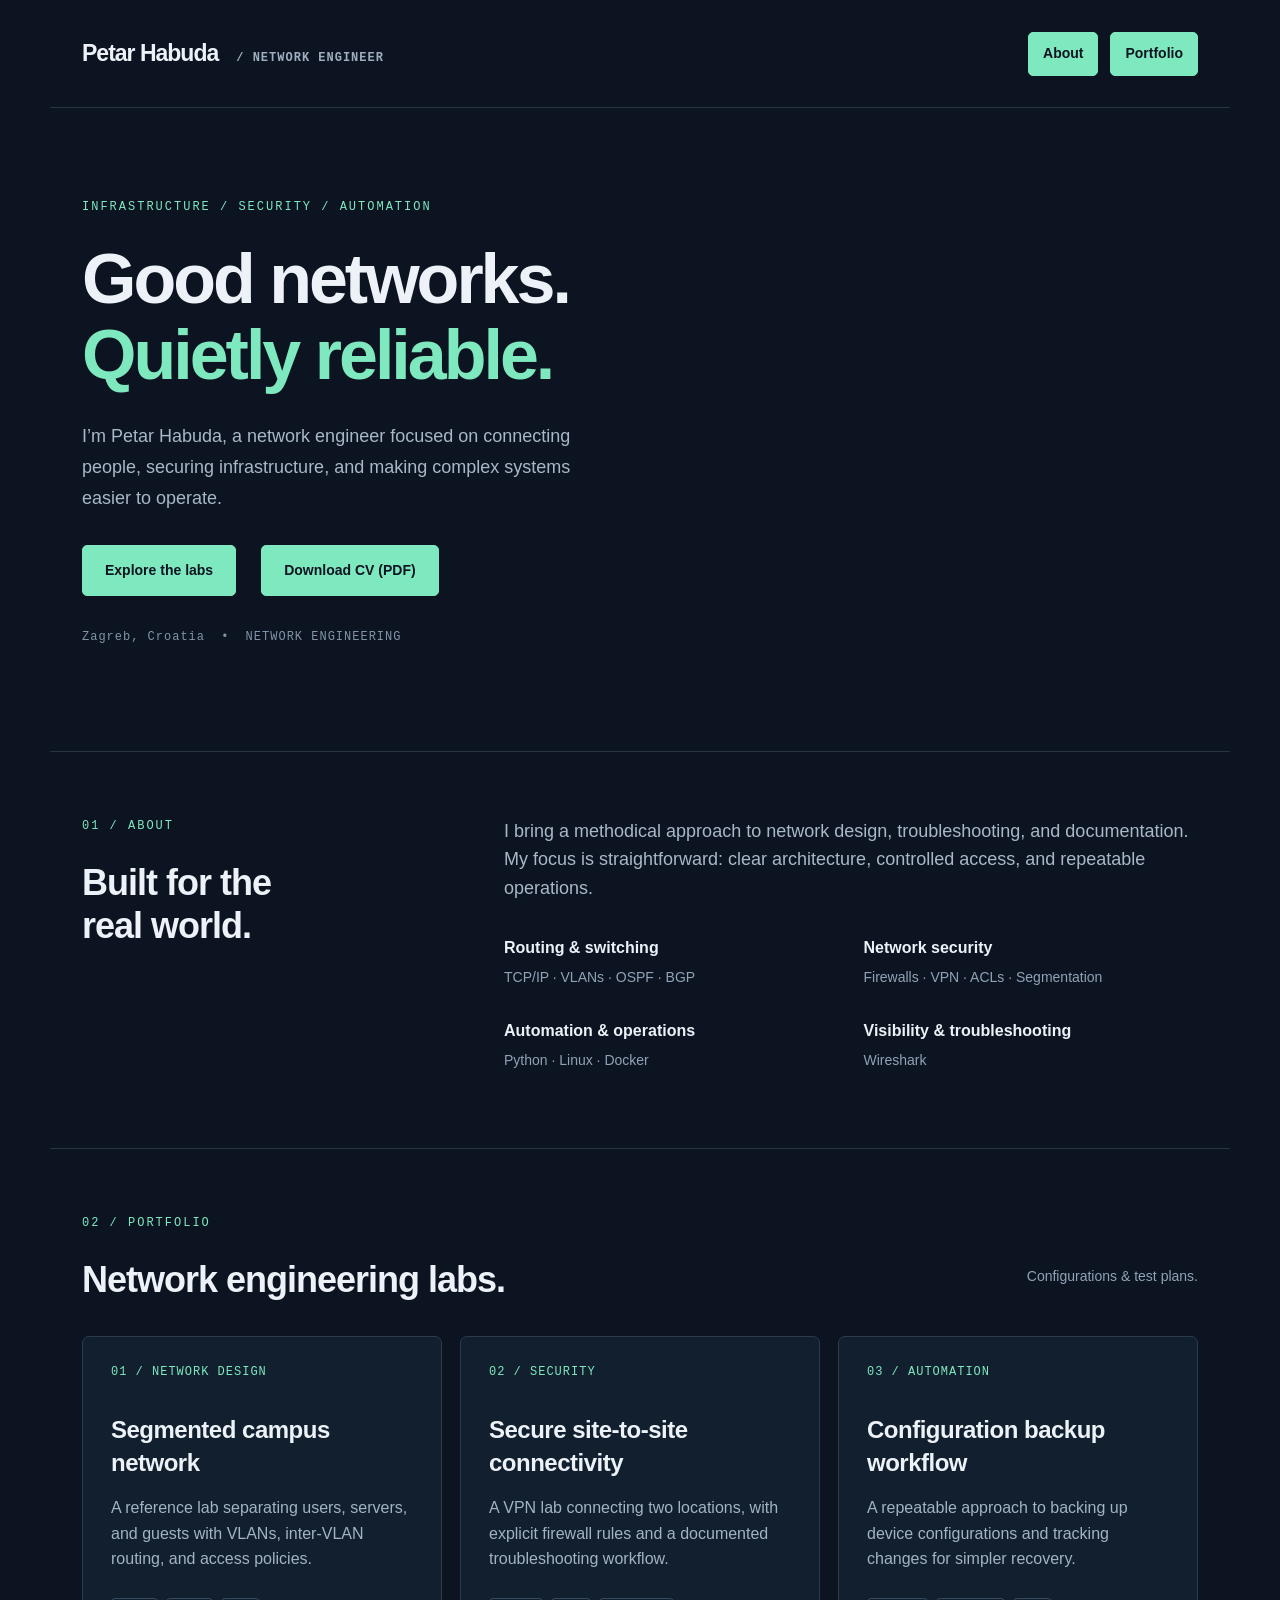
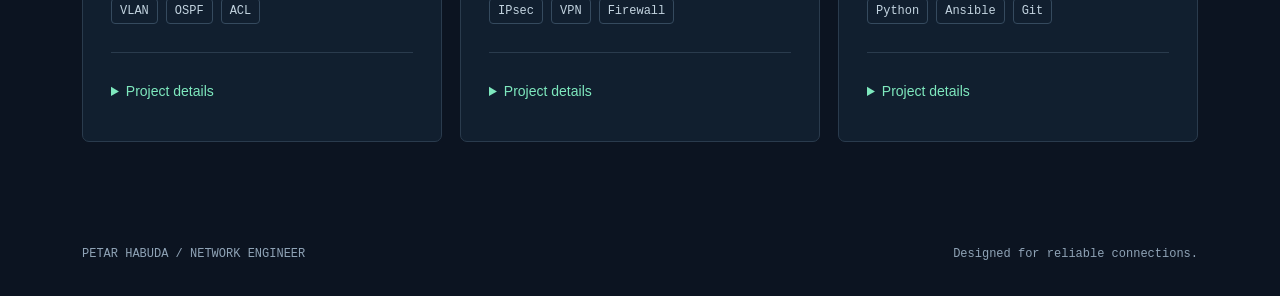
<file: index.html>
<!DOCTYPE html>
<html lang="en"><head><meta charset="utf-8"><meta name="viewport" content="width=device-width,initial-scale=1"><title>Petar Habuda — Network Engineer</title><meta name="description" content="Network engineer portfolio: infrastructure, security, automation and selected projects."><link rel="icon" type="image/svg+xml" href="data:image/svg+xml,%3Csvg xmlns='http://www.w3.org/2000/svg' viewBox='0 0 32 32'%3E%3Crect width='32' height='32' rx='8' fill='%230c1421'/%3E%3Cpath d='M8 9h16v5H8zm0 9h16v5H8z' fill='%237ee8be'/%3E%3C/svg%3E"><link rel="stylesheet" href="style.css"></head>
<body><header class="wrap"><a class="brand" href="#">Petar Habuda<span>/ NETWORK ENGINEER</span></a><nav aria-label="Main navigation"><a class="button" href="#about">About</a><a class="button" href="#projects">Portfolio</a></nav></header>
<main><section class="hero wrap"><div><p class="eyebrow">INFRASTRUCTURE / SECURITY / AUTOMATION</p><h1>Good networks.<br><em>Quietly reliable.</em></h1><p class="intro">I’m Petar Habuda, a network engineer focused on connecting people, securing infrastructure, and making complex systems easier to operate.</p><div class="actions"><a class="button" href="#projects">Explore the labs</a><a class="button" href="./assets/Petar Habuda - CV-English.pdf" download="Petar Habuda - CV-English.pdf">Download CV (PDF)</a></div><p class="small">Zagreb, Croatia <span>•</span> NETWORK ENGINEERING</p></div></section>
<section id="about" class="wrap about"><div><p class="eyebrow">01 / ABOUT</p><h2>Built for the<br>real world.</h2></div><div><p class="body-copy">I bring a methodical approach to network design, troubleshooting, and documentation. My focus is straightforward: clear architecture, controlled access, and repeatable operations.</p><div class="skills"><div><h3>Routing & switching</h3><p>TCP/IP · VLANs · OSPF · BGP</p></div><div><h3>Network security</h3><p>Firewalls · VPN · ACLs · Segmentation</p></div><div><h3>Automation & operations</h3><p>Python · Linux · Docker</p></div><div><h3>Visibility & troubleshooting</h3><p>Wireshark</p></div></div></div></section>
<section id="projects" class="wrap projects"><div class="section-heading"><div><p class="eyebrow">02 / PORTFOLIO</p><h2>Network engineering labs.</h2></div><p>Configurations & test plans.</p></div><div class="cards"><article><span class="project-number">01 / NETWORK DESIGN</span><h3>Segmented campus network</h3><p>A reference lab separating users, servers, and guests with VLANs, inter-VLAN routing, and access policies.</p><div class="tags"><span>VLAN</span><span>OSPF</span><span>ACL</span></div><details><summary>Project details</summary><p>Includes CORE, ACCESS, and EDGE configurations, an IP plan, segmentation policy, OSPF checks, and a link failure test.</p><p><a class="text-link" href="campus.html">Read lab guide</a> · <a class="text-link" href="assets/network-labs.zip" download>Download labs</a></p></details></article><article><span class="project-number">02 / SECURITY</span><h3>Secure site-to-site connectivity</h3><p>A VPN lab connecting two locations, with explicit firewall rules and a documented troubleshooting workflow.</p><div class="tags"><span>IPsec</span><span>VPN</span><span>Firewall</span></div><details><summary>Project details</summary><p>Includes strongSwan gateway configurations, an IP plan, IPsec forwarding rules, and encryption and failure checks.</p><p><a class="text-link" href="vpn.html">Read lab guide</a> · <a class="text-link" href="assets/network-labs.zip" download>Download labs</a></p></details></article><article><span class="project-number">03 / AUTOMATION</span><h3>Configuration backup workflow</h3><p>A repeatable approach to backing up device configurations and tracking changes for simpler recovery.</p><div class="tags"><span>Python</span><span>Ansible</span><span>Git</span></div><details><summary>Project details</summary><p>Includes a Python backup tool, SSH inventory, checksum verification, scheduling instructions, and a restore drill.</p><p><a class="text-link" href="automation.html">Read lab guide</a> · <a class="text-link" href="assets/network-labs.zip" download>Download labs</a></p></details></article></div></section>
</main><footer class="wrap"><span>PETAR HABUDA / NETWORK ENGINEER</span><span>Designed for reliable connections.</span></footer></body></html>
</file>
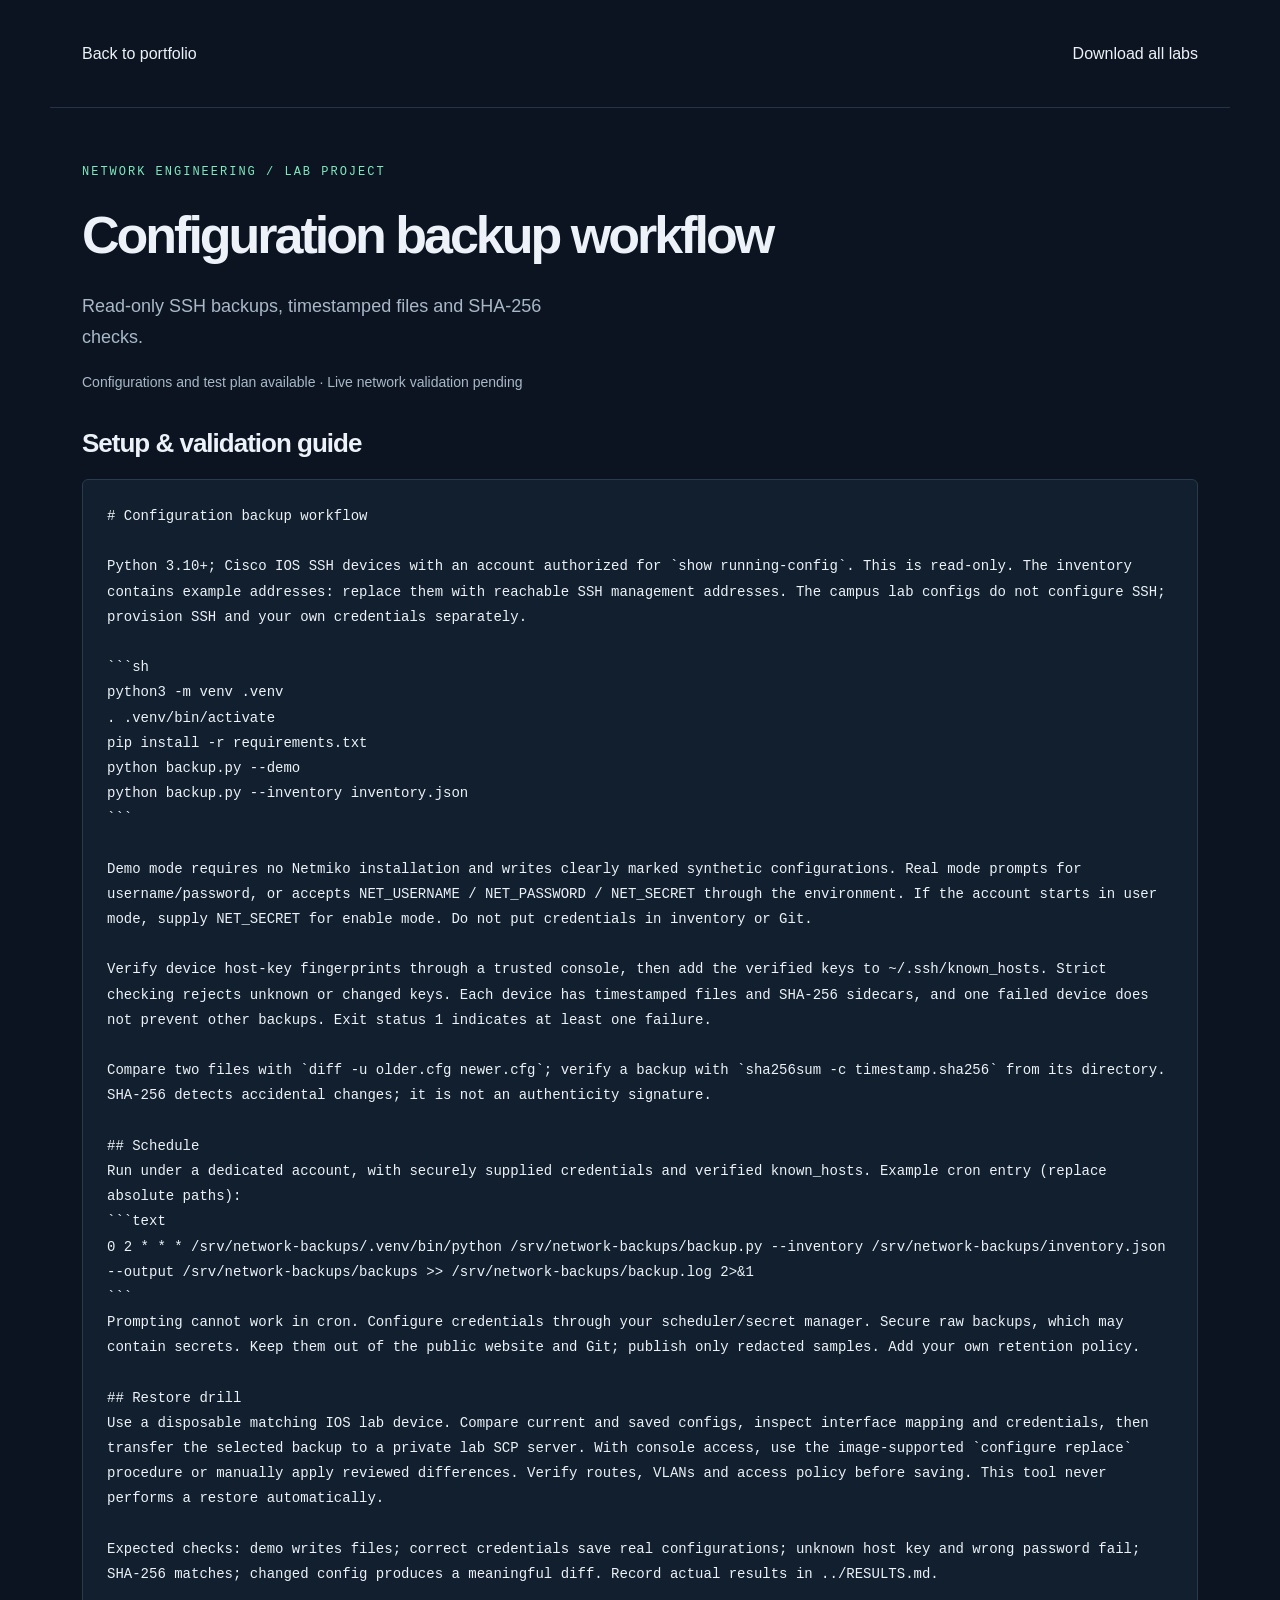
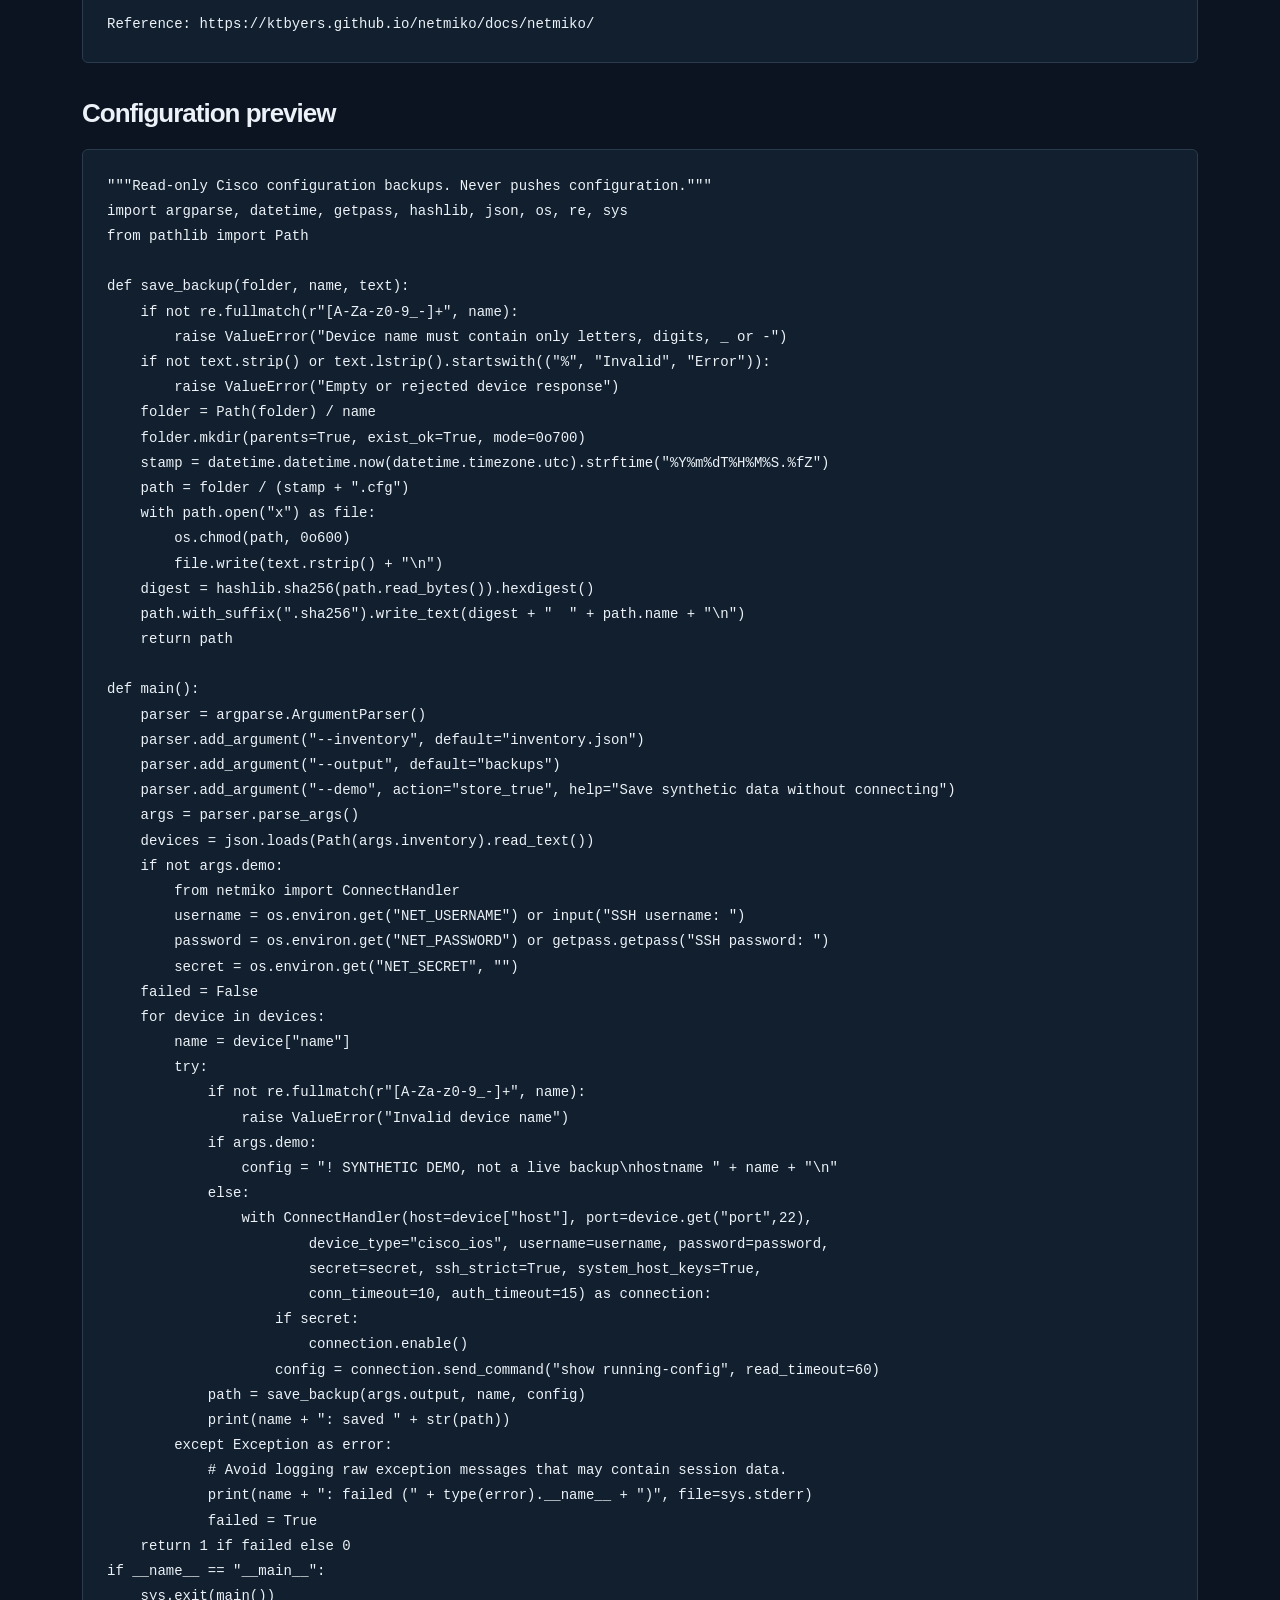
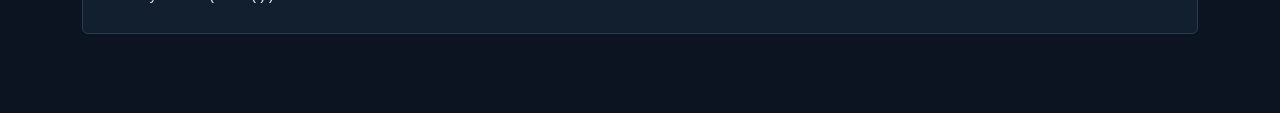
<file: automation.html>
<!doctype html><html lang="en"><head><meta charset="utf-8"><meta name="viewport" content="width=device-width,initial-scale=1"><title>Configuration backup workflow — Network Engineering Lab</title><link rel="stylesheet" href="style.css"></head><body><header class="wrap"><a href="index.html#projects">Back to portfolio</a><a href="assets/network-labs.zip" download>Download all labs</a></header><main class="wrap lab-page"><p class="eyebrow">NETWORK ENGINEERING / LAB PROJECT</p><h1>Configuration backup workflow</h1><p class="intro">Read-only SSH backups, timestamped files and SHA-256 checks.</p><p class="lab-status">Configurations and test plan available · Live network validation pending</p><h2>Setup & validation guide</h2><pre># Configuration backup workflow

Python 3.10+; Cisco IOS SSH devices with an account authorized for `show running-config`. This is read-only. The inventory contains example addresses: replace them with reachable SSH management addresses. The campus lab configs do not configure SSH; provision SSH and your own credentials separately.

```sh
python3 -m venv .venv
. .venv/bin/activate
pip install -r requirements.txt
python backup.py --demo
python backup.py --inventory inventory.json
```

Demo mode requires no Netmiko installation and writes clearly marked synthetic configurations. Real mode prompts for username/password, or accepts NET_USERNAME / NET_PASSWORD / NET_SECRET through the environment. If the account starts in user mode, supply NET_SECRET for enable mode. Do not put credentials in inventory or Git.

Verify device host-key fingerprints through a trusted console, then add the verified keys to ~/.ssh/known_hosts. Strict checking rejects unknown or changed keys. Each device has timestamped files and SHA-256 sidecars, and one failed device does not prevent other backups. Exit status 1 indicates at least one failure.

Compare two files with `diff -u older.cfg newer.cfg`; verify a backup with `sha256sum -c timestamp.sha256` from its directory. SHA-256 detects accidental changes; it is not an authenticity signature.

## Schedule
Run under a dedicated account, with securely supplied credentials and verified known_hosts. Example cron entry (replace absolute paths):
```text
0 2 * * * /srv/network-backups/.venv/bin/python /srv/network-backups/backup.py --inventory /srv/network-backups/inventory.json --output /srv/network-backups/backups &gt;&gt; /srv/network-backups/backup.log 2&gt;&amp;1
```
Prompting cannot work in cron. Configure credentials through your scheduler/secret manager. Secure raw backups, which may contain secrets. Keep them out of the public website and Git; publish only redacted samples. Add your own retention policy.

## Restore drill
Use a disposable matching IOS lab device. Compare current and saved configs, inspect interface mapping and credentials, then transfer the selected backup to a private lab SCP server. With console access, use the image-supported `configure replace` procedure or manually apply reviewed differences. Verify routes, VLANs and access policy before saving. This tool never performs a restore automatically.

Expected checks: demo writes files; correct credentials save real configurations; unknown host key and wrong password fail; SHA-256 matches; changed config produces a meaningful diff. Record actual results in ../RESULTS.md.

Reference: https://ktbyers.github.io/netmiko/docs/netmiko/
</pre><h2>Configuration preview</h2><pre>&quot;&quot;&quot;Read-only Cisco configuration backups. Never pushes configuration.&quot;&quot;&quot;
import argparse, datetime, getpass, hashlib, json, os, re, sys
from pathlib import Path

def save_backup(folder, name, text):
    if not re.fullmatch(r&quot;[A-Za-z0-9_-]+&quot;, name):
        raise ValueError(&quot;Device name must contain only letters, digits, _ or -&quot;)
    if not text.strip() or text.lstrip().startswith((&quot;%&quot;, &quot;Invalid&quot;, &quot;Error&quot;)):
        raise ValueError(&quot;Empty or rejected device response&quot;)
    folder = Path(folder) / name
    folder.mkdir(parents=True, exist_ok=True, mode=0o700)
    stamp = datetime.datetime.now(datetime.timezone.utc).strftime(&quot;%Y%m%dT%H%M%S.%fZ&quot;)
    path = folder / (stamp + &quot;.cfg&quot;)
    with path.open(&quot;x&quot;) as file:
        os.chmod(path, 0o600)
        file.write(text.rstrip() + &quot;\n&quot;)
    digest = hashlib.sha256(path.read_bytes()).hexdigest()
    path.with_suffix(&quot;.sha256&quot;).write_text(digest + &quot;  &quot; + path.name + &quot;\n&quot;)
    return path

def main():
    parser = argparse.ArgumentParser()
    parser.add_argument(&quot;--inventory&quot;, default=&quot;inventory.json&quot;)
    parser.add_argument(&quot;--output&quot;, default=&quot;backups&quot;)
    parser.add_argument(&quot;--demo&quot;, action=&quot;store_true&quot;, help=&quot;Save synthetic data without connecting&quot;)
    args = parser.parse_args()
    devices = json.loads(Path(args.inventory).read_text())
    if not args.demo:
        from netmiko import ConnectHandler
        username = os.environ.get(&quot;NET_USERNAME&quot;) or input(&quot;SSH username: &quot;)
        password = os.environ.get(&quot;NET_PASSWORD&quot;) or getpass.getpass(&quot;SSH password: &quot;)
        secret = os.environ.get(&quot;NET_SECRET&quot;, &quot;&quot;)
    failed = False
    for device in devices:
        name = device[&quot;name&quot;]
        try:
            if not re.fullmatch(r&quot;[A-Za-z0-9_-]+&quot;, name):
                raise ValueError(&quot;Invalid device name&quot;)
            if args.demo:
                config = &quot;! SYNTHETIC DEMO, not a live backup\nhostname &quot; + name + &quot;\n&quot;
            else:
                with ConnectHandler(host=device[&quot;host&quot;], port=device.get(&quot;port&quot;,22),
                        device_type=&quot;cisco_ios&quot;, username=username, password=password,
                        secret=secret, ssh_strict=True, system_host_keys=True,
                        conn_timeout=10, auth_timeout=15) as connection:
                    if secret:
                        connection.enable()
                    config = connection.send_command(&quot;show running-config&quot;, read_timeout=60)
            path = save_backup(args.output, name, config)
            print(name + &quot;: saved &quot; + str(path))
        except Exception as error:
            # Avoid logging raw exception messages that may contain session data.
            print(name + &quot;: failed (&quot; + type(error).__name__ + &quot;)&quot;, file=sys.stderr)
            failed = True
    return 1 if failed else 0
if __name__ == &quot;__main__&quot;:
    sys.exit(main())
</pre></main></body></html>
</file>
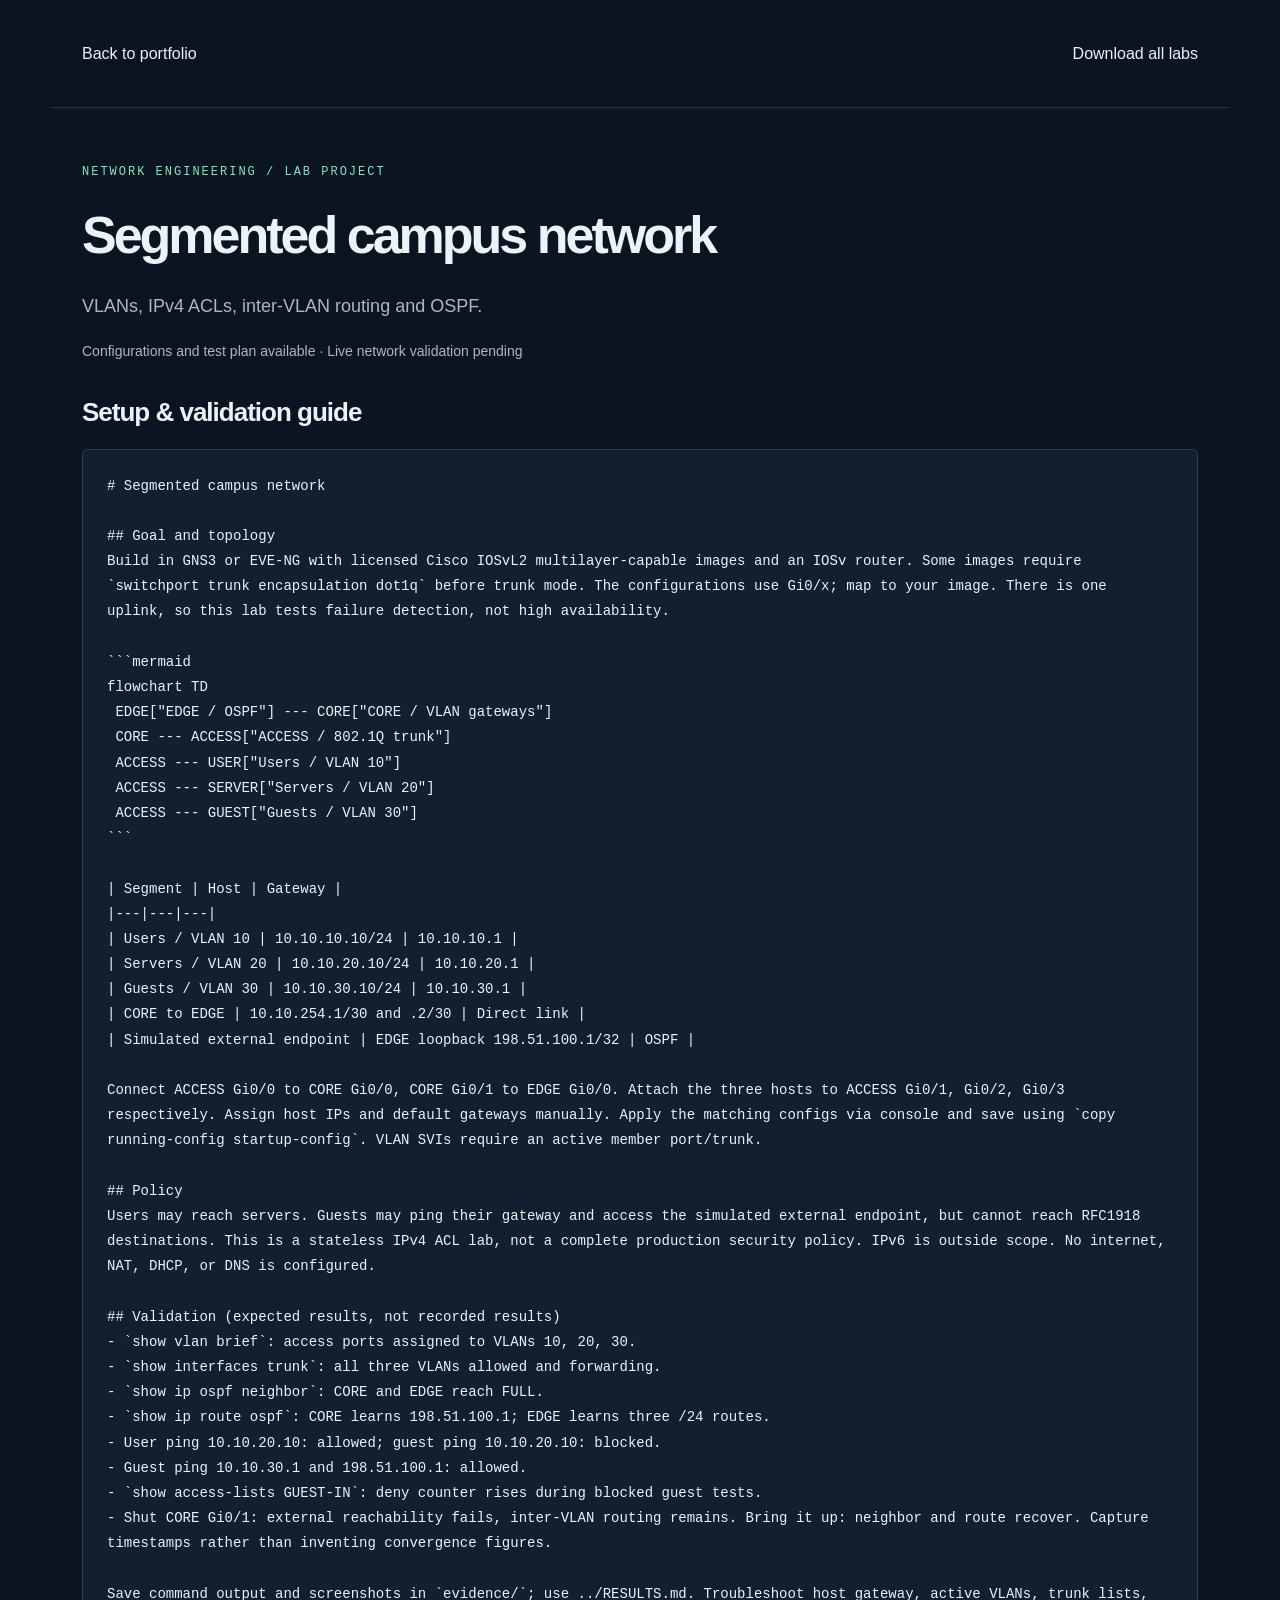
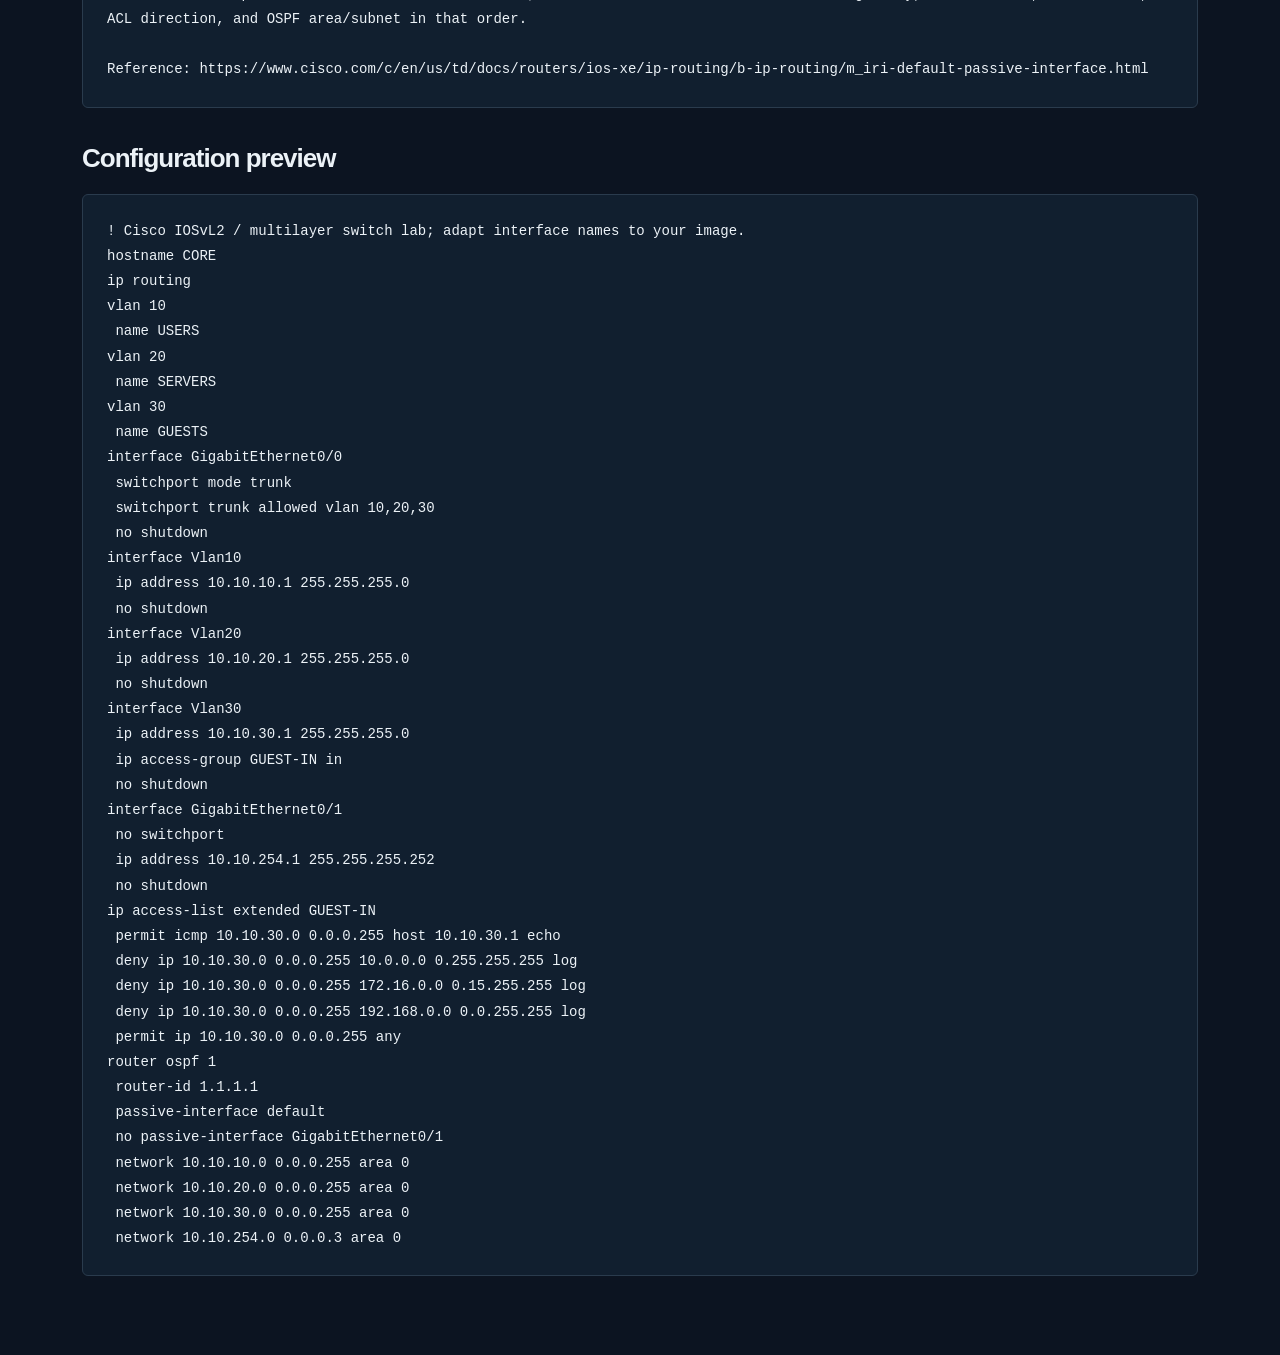
<file: campus.html>
<!doctype html><html lang="en"><head><meta charset="utf-8"><meta name="viewport" content="width=device-width,initial-scale=1"><title>Segmented campus network — Network Engineering Lab</title><link rel="stylesheet" href="style.css"></head><body><header class="wrap"><a href="index.html#projects">Back to portfolio</a><a href="assets/network-labs.zip" download>Download all labs</a></header><main class="wrap lab-page"><p class="eyebrow">NETWORK ENGINEERING / LAB PROJECT</p><h1>Segmented campus network</h1><p class="intro">VLANs, IPv4 ACLs, inter-VLAN routing and OSPF.</p><p class="lab-status">Configurations and test plan available · Live network validation pending</p><h2>Setup & validation guide</h2><pre># Segmented campus network

## Goal and topology
Build in GNS3 or EVE-NG with licensed Cisco IOSvL2 multilayer-capable images and an IOSv router. Some images require `switchport trunk encapsulation dot1q` before trunk mode. The configurations use Gi0/x; map to your image. There is one uplink, so this lab tests failure detection, not high availability.

```mermaid
flowchart TD
 EDGE[&quot;EDGE / OSPF&quot;] --- CORE[&quot;CORE / VLAN gateways&quot;]
 CORE --- ACCESS[&quot;ACCESS / 802.1Q trunk&quot;]
 ACCESS --- USER[&quot;Users / VLAN 10&quot;]
 ACCESS --- SERVER[&quot;Servers / VLAN 20&quot;]
 ACCESS --- GUEST[&quot;Guests / VLAN 30&quot;]
```

| Segment | Host | Gateway |
|---|---|---|
| Users / VLAN 10 | 10.10.10.10/24 | 10.10.10.1 |
| Servers / VLAN 20 | 10.10.20.10/24 | 10.10.20.1 |
| Guests / VLAN 30 | 10.10.30.10/24 | 10.10.30.1 |
| CORE to EDGE | 10.10.254.1/30 and .2/30 | Direct link |
| Simulated external endpoint | EDGE loopback 198.51.100.1/32 | OSPF |

Connect ACCESS Gi0/0 to CORE Gi0/0, CORE Gi0/1 to EDGE Gi0/0. Attach the three hosts to ACCESS Gi0/1, Gi0/2, Gi0/3 respectively. Assign host IPs and default gateways manually. Apply the matching configs via console and save using `copy running-config startup-config`. VLAN SVIs require an active member port/trunk.

## Policy
Users may reach servers. Guests may ping their gateway and access the simulated external endpoint, but cannot reach RFC1918 destinations. This is a stateless IPv4 ACL lab, not a complete production security policy. IPv6 is outside scope. No internet, NAT, DHCP, or DNS is configured.

## Validation (expected results, not recorded results)
- `show vlan brief`: access ports assigned to VLANs 10, 20, 30.
- `show interfaces trunk`: all three VLANs allowed and forwarding.
- `show ip ospf neighbor`: CORE and EDGE reach FULL.
- `show ip route ospf`: CORE learns 198.51.100.1; EDGE learns three /24 routes.
- User ping 10.10.20.10: allowed; guest ping 10.10.20.10: blocked.
- Guest ping 10.10.30.1 and 198.51.100.1: allowed.
- `show access-lists GUEST-IN`: deny counter rises during blocked guest tests.
- Shut CORE Gi0/1: external reachability fails, inter-VLAN routing remains. Bring it up: neighbor and route recover. Capture timestamps rather than inventing convergence figures.

Save command output and screenshots in `evidence/`; use ../RESULTS.md. Troubleshoot host gateway, active VLANs, trunk lists, ACL direction, and OSPF area/subnet in that order.

Reference: https://www.cisco.com/c/en/us/td/docs/routers/ios-xe/ip-routing/b-ip-routing/m_iri-default-passive-interface.html
</pre><h2>Configuration preview</h2><pre>! Cisco IOSvL2 / multilayer switch lab; adapt interface names to your image.
hostname CORE
ip routing
vlan 10
 name USERS
vlan 20
 name SERVERS
vlan 30
 name GUESTS
interface GigabitEthernet0/0
 switchport mode trunk
 switchport trunk allowed vlan 10,20,30
 no shutdown
interface Vlan10
 ip address 10.10.10.1 255.255.255.0
 no shutdown
interface Vlan20
 ip address 10.10.20.1 255.255.255.0
 no shutdown
interface Vlan30
 ip address 10.10.30.1 255.255.255.0
 ip access-group GUEST-IN in
 no shutdown
interface GigabitEthernet0/1
 no switchport
 ip address 10.10.254.1 255.255.255.252
 no shutdown
ip access-list extended GUEST-IN
 permit icmp 10.10.30.0 0.0.0.255 host 10.10.30.1 echo
 deny ip 10.10.30.0 0.0.0.255 10.0.0.0 0.255.255.255 log
 deny ip 10.10.30.0 0.0.0.255 172.16.0.0 0.15.255.255 log
 deny ip 10.10.30.0 0.0.0.255 192.168.0.0 0.0.255.255 log
 permit ip 10.10.30.0 0.0.0.255 any
router ospf 1
 router-id 1.1.1.1
 passive-interface default
 no passive-interface GigabitEthernet0/1
 network 10.10.10.0 0.0.0.255 area 0
 network 10.10.20.0 0.0.0.255 area 0
 network 10.10.30.0 0.0.0.255 area 0
 network 10.10.254.0 0.0.0.3 area 0
</pre></main></body></html>
</file>
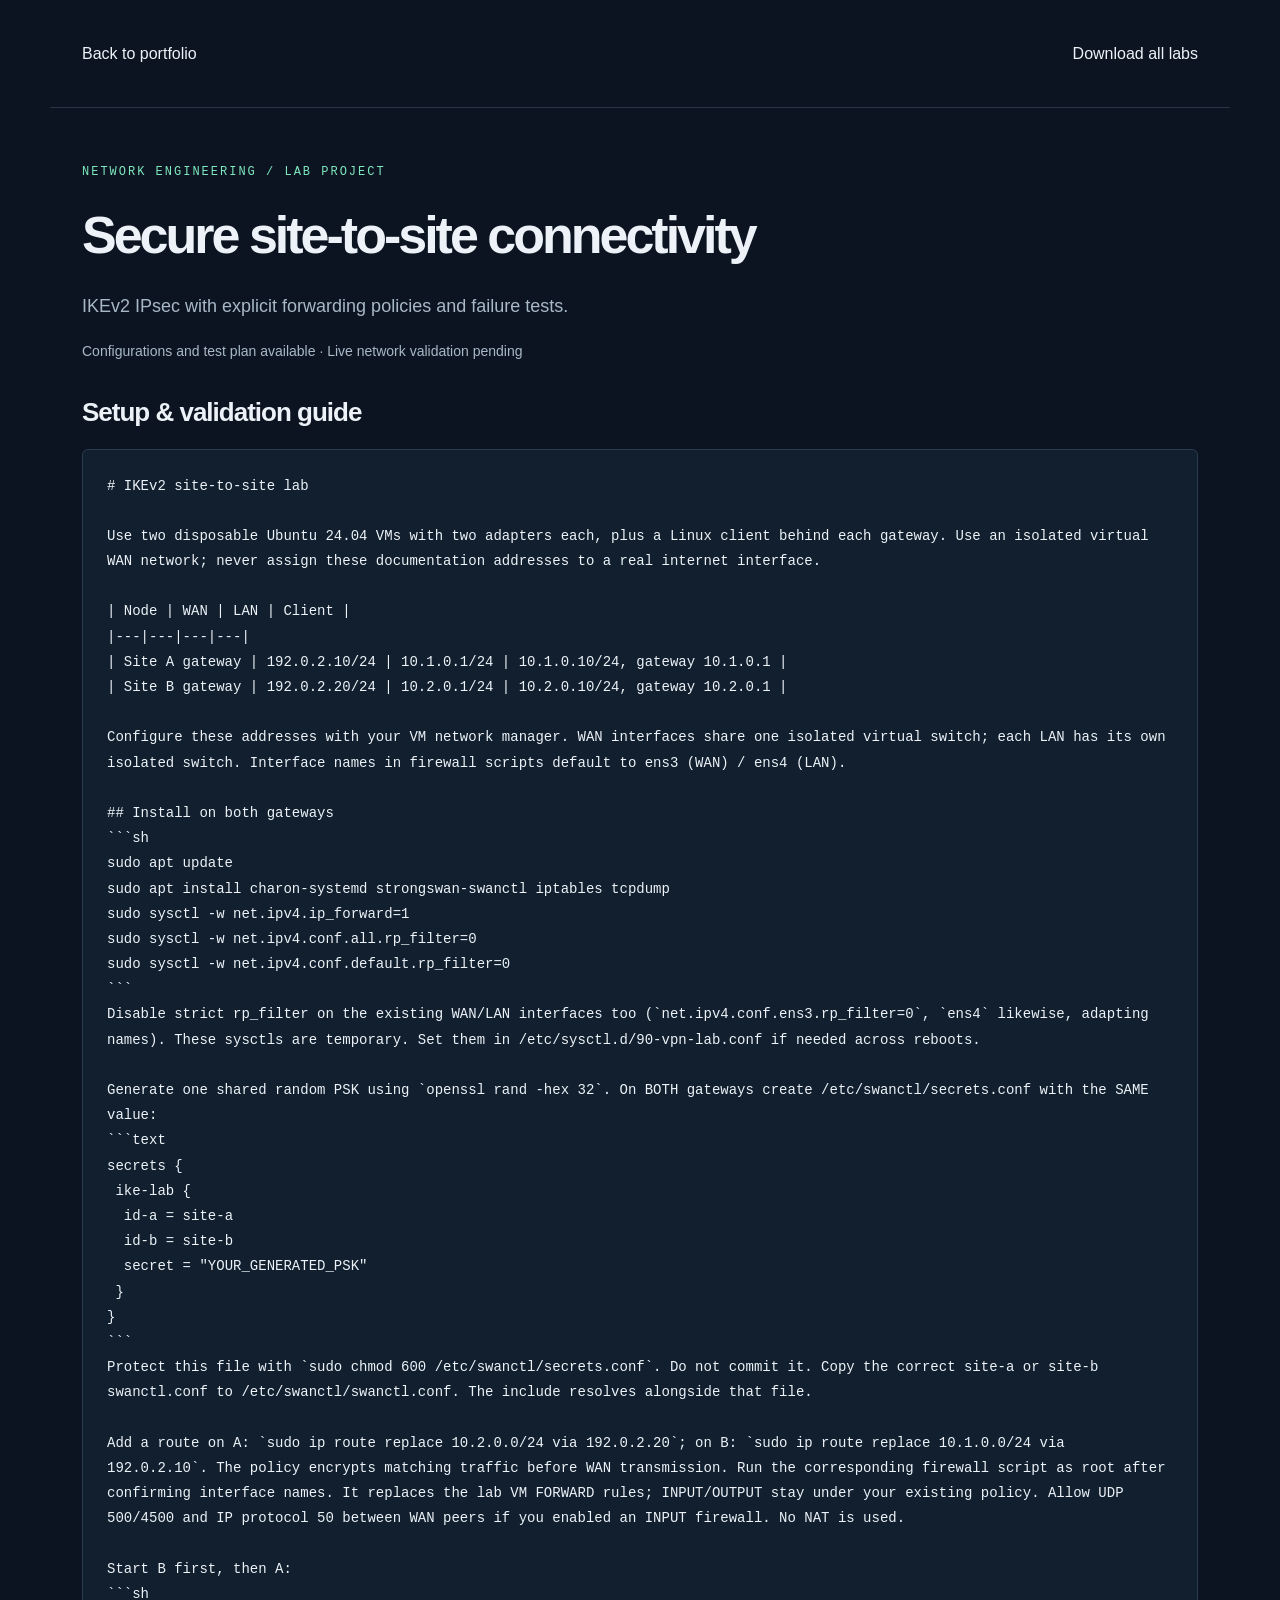
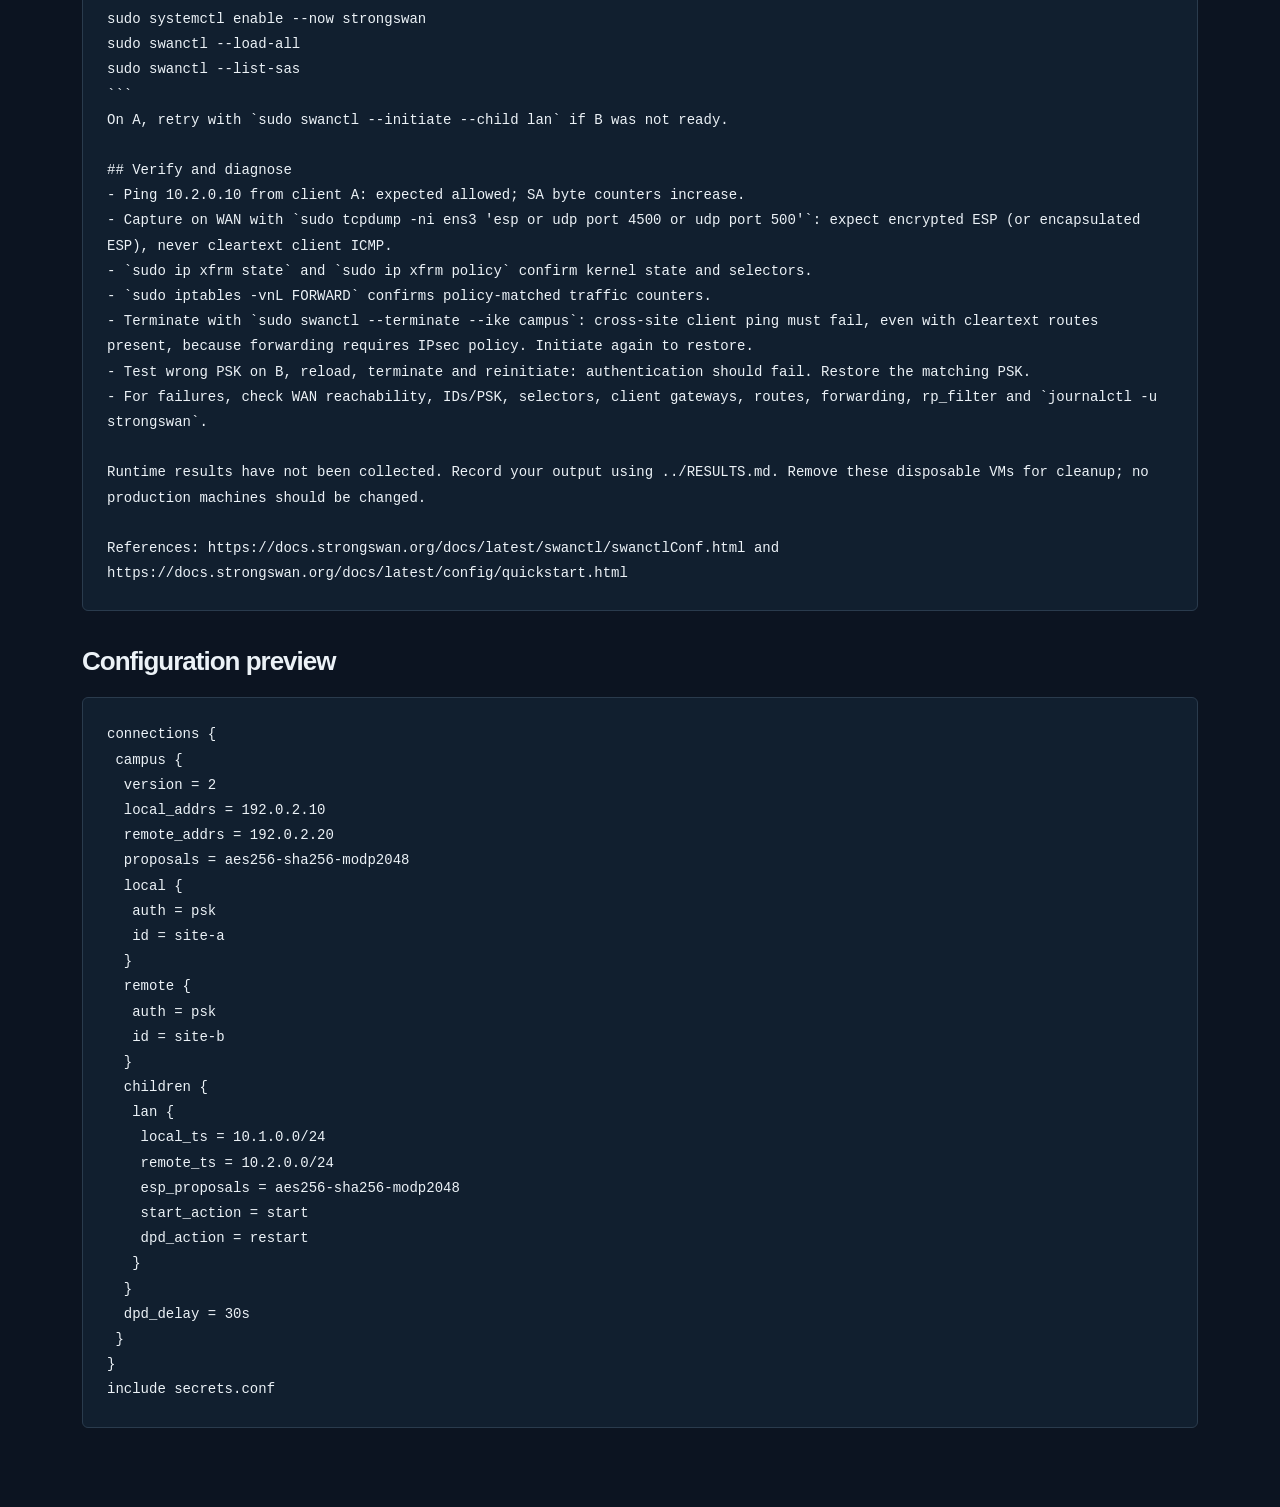
<file: vpn.html>
<!doctype html><html lang="en"><head><meta charset="utf-8"><meta name="viewport" content="width=device-width,initial-scale=1"><title>Secure site-to-site connectivity — Network Engineering Lab</title><link rel="stylesheet" href="style.css"></head><body><header class="wrap"><a href="index.html#projects">Back to portfolio</a><a href="assets/network-labs.zip" download>Download all labs</a></header><main class="wrap lab-page"><p class="eyebrow">NETWORK ENGINEERING / LAB PROJECT</p><h1>Secure site-to-site connectivity</h1><p class="intro">IKEv2 IPsec with explicit forwarding policies and failure tests.</p><p class="lab-status">Configurations and test plan available · Live network validation pending</p><h2>Setup & validation guide</h2><pre># IKEv2 site-to-site lab

Use two disposable Ubuntu 24.04 VMs with two adapters each, plus a Linux client behind each gateway. Use an isolated virtual WAN network; never assign these documentation addresses to a real internet interface.

| Node | WAN | LAN | Client |
|---|---|---|---|
| Site A gateway | 192.0.2.10/24 | 10.1.0.1/24 | 10.1.0.10/24, gateway 10.1.0.1 |
| Site B gateway | 192.0.2.20/24 | 10.2.0.1/24 | 10.2.0.10/24, gateway 10.2.0.1 |

Configure these addresses with your VM network manager. WAN interfaces share one isolated virtual switch; each LAN has its own isolated switch. Interface names in firewall scripts default to ens3 (WAN) / ens4 (LAN).

## Install on both gateways
```sh
sudo apt update
sudo apt install charon-systemd strongswan-swanctl iptables tcpdump
sudo sysctl -w net.ipv4.ip_forward=1
sudo sysctl -w net.ipv4.conf.all.rp_filter=0
sudo sysctl -w net.ipv4.conf.default.rp_filter=0
```
Disable strict rp_filter on the existing WAN/LAN interfaces too (`net.ipv4.conf.ens3.rp_filter=0`, `ens4` likewise, adapting names). These sysctls are temporary. Set them in /etc/sysctl.d/90-vpn-lab.conf if needed across reboots.

Generate one shared random PSK using `openssl rand -hex 32`. On BOTH gateways create /etc/swanctl/secrets.conf with the SAME value:
```text
secrets {
 ike-lab {
  id-a = site-a
  id-b = site-b
  secret = &quot;YOUR_GENERATED_PSK&quot;
 }
}
```
Protect this file with `sudo chmod 600 /etc/swanctl/secrets.conf`. Do not commit it. Copy the correct site-a or site-b swanctl.conf to /etc/swanctl/swanctl.conf. The include resolves alongside that file.

Add a route on A: `sudo ip route replace 10.2.0.0/24 via 192.0.2.20`; on B: `sudo ip route replace 10.1.0.0/24 via 192.0.2.10`. The policy encrypts matching traffic before WAN transmission. Run the corresponding firewall script as root after confirming interface names. It replaces the lab VM FORWARD rules; INPUT/OUTPUT stay under your existing policy. Allow UDP 500/4500 and IP protocol 50 between WAN peers if you enabled an INPUT firewall. No NAT is used.

Start B first, then A:
```sh
sudo systemctl enable --now strongswan
sudo swanctl --load-all
sudo swanctl --list-sas
```
On A, retry with `sudo swanctl --initiate --child lan` if B was not ready.

## Verify and diagnose
- Ping 10.2.0.10 from client A: expected allowed; SA byte counters increase.
- Capture on WAN with `sudo tcpdump -ni ens3 &#x27;esp or udp port 4500 or udp port 500&#x27;`: expect encrypted ESP (or encapsulated ESP), never cleartext client ICMP.
- `sudo ip xfrm state` and `sudo ip xfrm policy` confirm kernel state and selectors.
- `sudo iptables -vnL FORWARD` confirms policy-matched traffic counters.
- Terminate with `sudo swanctl --terminate --ike campus`: cross-site client ping must fail, even with cleartext routes present, because forwarding requires IPsec policy. Initiate again to restore.
- Test wrong PSK on B, reload, terminate and reinitiate: authentication should fail. Restore the matching PSK.
- For failures, check WAN reachability, IDs/PSK, selectors, client gateways, routes, forwarding, rp_filter and `journalctl -u strongswan`.

Runtime results have not been collected. Record your output using ../RESULTS.md. Remove these disposable VMs for cleanup; no production machines should be changed.

References: https://docs.strongswan.org/docs/latest/swanctl/swanctlConf.html and https://docs.strongswan.org/docs/latest/config/quickstart.html
</pre><h2>Configuration preview</h2><pre>connections {
 campus {
  version = 2
  local_addrs = 192.0.2.10
  remote_addrs = 192.0.2.20
  proposals = aes256-sha256-modp2048
  local {
   auth = psk
   id = site-a
  }
  remote {
   auth = psk
   id = site-b
  }
  children {
   lan {
    local_ts = 10.1.0.0/24
    remote_ts = 10.2.0.0/24
    esp_proposals = aes256-sha256-modp2048
    start_action = start
    dpd_action = restart
   }
  }
  dpd_delay = 30s
 }
}
include secrets.conf
</pre></main></body></html>
</file>
<file: style.css>
*{box-sizing:border-box}html{scroll-behavior:smooth;scroll-padding-top:30px}body{margin:0;background:#0c1421;color:#ecf2f7;font-family:Arial,Helvetica,sans-serif;font-size:16px;line-height:1.6}a{color:inherit;text-decoration:none}a:focus-visible,summary:focus-visible{outline:3px solid #7ee8be;outline-offset:6px}.wrap{max-width:1180px;margin:auto;padding-left:32px;padding-right:32px}header{display:flex;justify-content:space-between;align-items:center;height:108px;border-bottom:1px solid #253344}.brand{font-weight:800;font-size:23px;letter-spacing:-1px}.brand span{font-family:monospace;font-size:12px;letter-spacing:1px;margin-left:18px;color:#9eafbf}nav{display:flex;gap:30px;font-size:14px}nav span{color:#7ee8be}.hero{padding-top:90px;padding-bottom:95px;display:grid;grid-template-columns:1fr;gap:0;align-items:center}.eyebrow{font-family:monospace;color:#7ee8be;font-size:12px;letter-spacing:2px;margin:0 0 25px}h1{font-size:clamp(44px,5.5vw,70px);line-height:1.08;letter-spacing:-3px;margin:0 0 28px;font-weight:600}h1 em{font-style:normal;color:#7ee8be}.intro{color:#a8b8c7;max-width:510px;font-size:18px;line-height:1.7}.actions{display:flex;align-items:center;gap:25px;margin:32px 0}.button{display:inline-block;background:#7ee8be;color:#0c1421;border:1px solid #7ee8be;border-radius:5px;padding:13px 22px;font-size:14px;font-weight:700}.button:hover{background:#a8f5d7}.text-link{font-size:14px}.small{font:12px monospace;color:#8195a8;letter-spacing:1px;margin-top:34px}.small span{margin:0 8px}.network-panel{border:1px solid #345066;border-radius:10px;background:linear-gradient(135deg,#142437,#0e1a29);padding:22px;box-shadow:0 30px 80px #0003}.panel-title,.panel-footer{display:flex;justify-content:space-between;font-family:monospace;font-size:12px;color:#8ea6ba}.panel-title{padding-bottom:18px;border-bottom:1px solid #2a3e51}.panel-title span:last-child{color:#7ee8be}.network-panel svg{width:100%;margin:18px 0}.panel-footer{border-top:1px solid #2a3e51;padding-top:17px;gap:10px}.about{display:grid;grid-template-columns:1fr 2fr;gap:75px;padding-top:65px;padding-bottom:70px;border-top:1px solid #253344}h2{font-size:36px;line-height:1.2;letter-spacing:-1px;margin:0}h3{margin:0;font-size:19px;line-height:1.35}.body-copy{font-size:18px;color:#a8b8c7;margin:0 0 34px}.skills{display:grid;grid-template-columns:1fr 1fr;gap:25px}.skills h3{font-size:16px}.skills p{font-size:14px;color:#8fa3b6;margin:7px 0}.projects{padding-top:65px;padding-bottom:75px;border-top:1px solid #253344}.section-heading{display:flex;justify-content:space-between;align-items:end;margin-bottom:35px}.section-heading p:last-child{color:#8fa3b6;font-size:14px}.cards{display:grid;grid-template-columns:repeat(3,1fr);gap:18px}.cards article{background:#111f2f;border:1px solid #2a3b4d;border-radius:7px;padding:28px;display:flex;flex-direction:column}.project-number{font:12px monospace;color:#7ee8be;letter-spacing:1px;margin-bottom:35px}.cards h3{font-size:24px;letter-spacing:-.5px}.cards p{color:#a2b4c4;font-size:16px}.tags{display:flex;gap:8px;flex-wrap:wrap;margin:10px 0 28px}.tags span{font:12px monospace;color:#c3d4e0;border:1px solid #354a5e;border-radius:4px;padding:5px 8px}details{margin-top:auto;border-top:1px solid #2a3b4d;padding-top:16px}summary{cursor:pointer;font-size:14px;color:#7ee8be}details p{font-size:14px!important}.resume{border-top:1px solid #253344;border-bottom:1px solid #253344;padding-top:50px;padding-bottom:50px;display:flex;align-items:center;justify-content:space-between;gap:30px}.resume p:last-child{color:#9eafbf}.resume .eyebrow{margin-bottom:18px}footer{display:flex;justify-content:space-between;gap:20px;padding-top:30px;padding-bottom:35px;font:12px monospace;color:#8fa3b6}@media(max-width:900px){.hero{gap:30px}.cards{grid-template-columns:1fr}.project-number{margin-bottom:20px}.about{gap:35px}.brand span{display:none}}@media(max-width:650px){.wrap{padding-left:22px;padding-right:22px}header{height:88px}nav{gap:18px;font-size:14px}.hero{grid-template-columns:1fr;padding-top:55px;padding-bottom:55px;gap:35px}h1{letter-spacing:-2px}.about{grid-template-columns:1fr;gap:30px}.skills{grid-template-columns:1fr}.section-heading{display:block}.section-heading>p{margin-top:20px}.resume{align-items:start;flex-direction:column}h2{font-size:30px}.actions{flex-wrap:wrap}footer{flex-direction:column}.panel-footer{font-size:12px}}@media(prefers-reduced-motion:reduce){html{scroll-behavior:auto}}
.lab-page{padding-top:55px;padding-bottom:65px}.lab-page h1{font-size:clamp(32px,5vw,52px)}.lab-page h2{font-size:26px;margin:35px 0 20px}.lab-page pre{white-space:pre-wrap;overflow-wrap:anywhere;background:#111f2f;border:1px solid #2a3b4d;padding:24px;border-radius:6px;font:14px/1.8 monospace}.lab-status{color:#a8b8c7;font-size:14px}.cards a{text-decoration:underline;text-underline-offset:4px}

@media(max-width:650px){header{height:auto;min-height:88px;flex-wrap:wrap;gap:14px;padding-top:20px;padding-bottom:20px}.brand{font-size:21px}nav{flex-wrap:wrap}}

header{gap:20px}nav{align-items:center}@media(max-width:900px){header{flex-wrap:wrap;height:auto;min-height:108px;padding-top:20px;padding-bottom:20px}.lab-page h1{letter-spacing:-1px}}

header nav .button{padding:7px 14px;font-size:14px;line-height:1.5}header nav{gap:12px}

/* Responsive layouts for phones and tablets. */
main,section,article,.hero>div,.about>div,.skills>div{min-width:0}
.wrap{width:100%}
header nav{flex-wrap:wrap}
header nav .button{min-height:44px;display:inline-flex;align-items:center;justify-content:center}
.actions .button{min-height:48px;text-align:center}
.cards details summary{min-height:44px;align-content:center}
.cards .text-link{display:inline-block;padding:8px 0}
.lab-page pre{max-width:100%;white-space:pre-wrap;overflow-wrap:anywhere;word-break:normal}
@media(min-width:651px) and (max-width:1024px){
 .wrap{padding-left:32px;padding-right:32px}
 .hero{padding-top:65px;padding-bottom:65px}
 .hero h1{font-size:58px}
 .hero .intro{max-width:680px}
 .about{grid-template-columns:1fr 2fr;gap:32px;padding-top:48px;padding-bottom:48px}
 .skills{gap:24px 18px}
 .cards{grid-template-columns:repeat(2,minmax(0,1fr));gap:20px}
 .cards article:last-child{grid-column:1 / -1}
 .projects{padding-top:48px;padding-bottom:48px}
 .section-heading{gap:24px;align-items:start}
 .section-heading>p{flex-shrink:0}
}
@media(max-width:650px){
 .wrap{padding-left:20px;padding-right:20px}
 header{align-items:center;justify-content:space-between;gap:16px;padding-top:20px;padding-bottom:20px}
 .brand{font-size:22px;line-height:1.3;letter-spacing:-.5px}
 header nav{gap:8px}
 header nav .button{padding:8px 12px;font-size:14px}
 .hero{padding-top:40px;padding-bottom:44px}
 .hero h1{font-size:clamp(36px,9.5vw,52px);letter-spacing:-1.5px;line-height:1.12}
 .eyebrow{letter-spacing:1.3px;line-height:1.8;overflow-wrap:break-word}
 .intro,.body-copy{font-size:16px;line-height:1.7}
 .actions{display:grid;grid-template-columns:1fr;gap:12px;margin:26px 0}
 .actions .button{width:100%;padding:13px 16px;font-size:16px}
 .small{line-height:1.8;letter-spacing:.5px}
 .about{gap:25px;padding-top:36px;padding-bottom:36px}
 h2{font-size:28px;line-height:1.25}
 .skills{gap:22px}
 .skills p{font-size:14px;overflow-wrap:break-word}
 .projects{padding-top:36px;padding-bottom:40px}
 .section-heading{margin-bottom:25px}
 .cards{grid-template-columns:minmax(0,1fr);gap:16px}
 .cards article{padding:22px}
 .cards h3{font-size:23px}
 .tags{margin-bottom:20px}
 footer{font-size:12px;line-height:1.8;gap:12px;overflow-wrap:break-word}
 .lab-page{padding-top:32px;padding-bottom:40px}
 .lab-page h1{font-size:34px;letter-spacing:-1px;line-height:1.2}
 .lab-page pre{padding:16px;font-size:14px;line-height:1.7}
 .lab-page h2{font-size:24px}
 .lab-page .lab-status{line-height:1.7}
}
@media(max-width:390px){header nav{width:100%}header nav .button{flex:1}.hero h1{font-size:36px}.wrap{padding-left:16px;padding-right:16px}}
</file>
